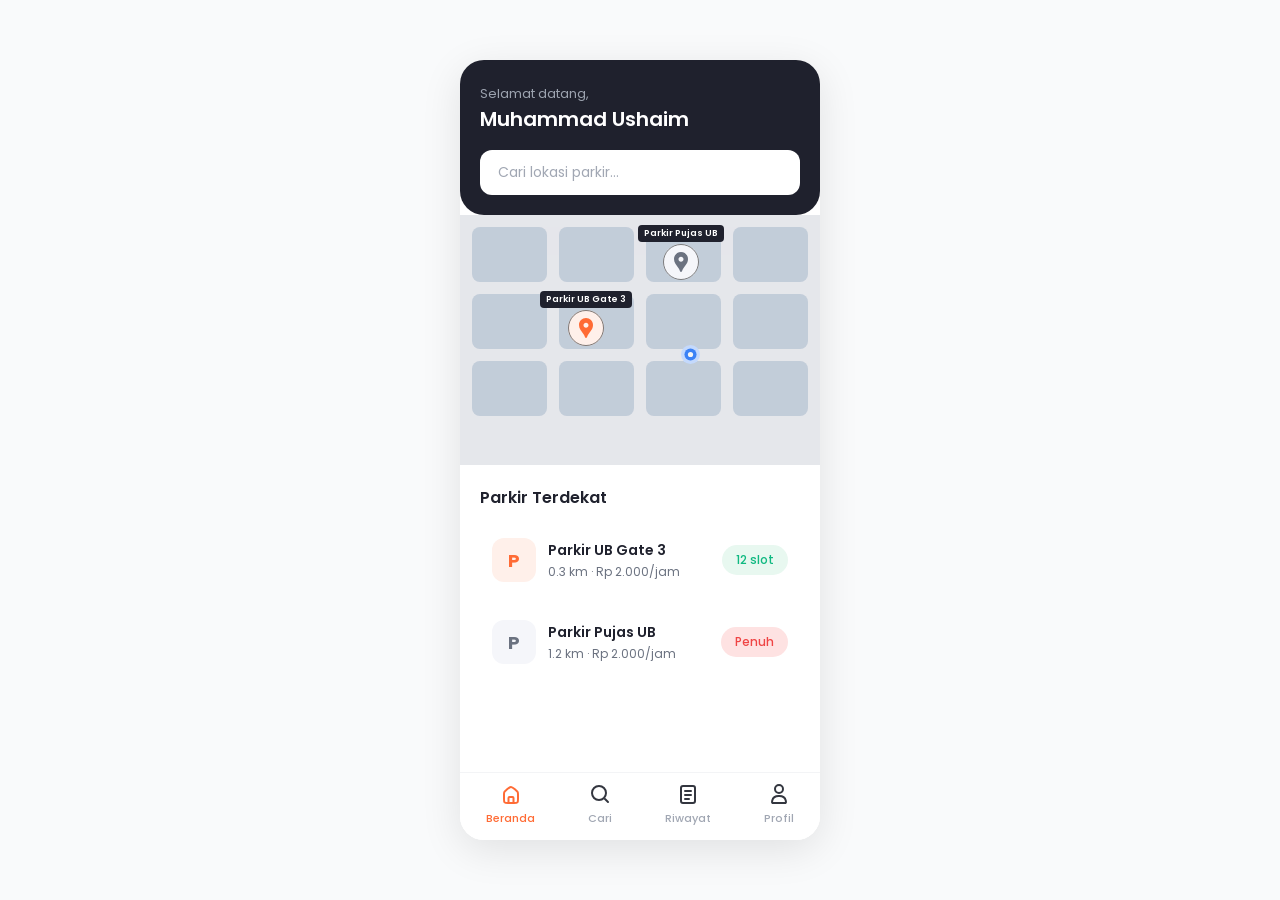
<file: pages/beranda/index.html>
<!DOCTYPE html>
<html lang="id">
<head>
    <meta charset="UTF-8">
    <meta name="viewport" content="width=device-width, initial-scale=1.0">
    <title>ParkIn - Beranda</title>
    <link rel="stylesheet" href="style.css">
    <link rel="preconnect" href="https://fonts.googleapis.com">
    <link rel="preconnect" href="https://fonts.gstatic.com" crossorigin>
    <link href="https://fonts.googleapis.com/css2?family=Poppins:wght@400;500;600;700&display=swap" rel="stylesheet">
</head>
<body>

    <div class="phone-frame">
        
        <header class="header-section">
            <p class="greeting">Selamat datang,</p>
            <h2 class="user-name">Muhammad Ushaim</h2>
            <div class="search-box">
                <input type="text" placeholder="Cari lokasi parkir...">
            </div>
        </header>

        <main class="main-content">
            
            <div class="map-container">
                <div class="map-grid">
                    <div class="map-block"></div>
                    <div class="map-block"></div>
                    <div class="map-block"></div>
                    <div class="map-block"></div>
                    <div class="map-block"></div>
                    <div class="map-block"></div>
                    <div class="map-block"></div>
                    <div class="map-block"></div>
                    <div class="map-block"></div>
                    <div class="map-block"></div>
                    <div class="map-block"></div>
                    <div class="map-block"></div>
                </div>

                <div class="map-marker marker-pujas">
                    <div class="marker-label">Parkir Pujas UB</div>
                    <svg width="36" height="36" viewBox="0 0 36 36" fill="none" xmlns="http://www.w3.org/2000/svg" xmlns:xlink="http://www.w3.org/1999/xlink">
                        <rect width="36" height="36" rx="18" fill="#F5F6FA"/>
                        <rect x="0.5" y="0.5" width="35" height="35" rx="17.5" stroke="black" stroke-opacity="0.5"/>
                        <g clip-path="url(#clip0_4_2)">
                        <rect width="24" height="24" transform="translate(6 6)" fill="#FFF0EA"/>
                        <path d="M30 6H6V30H30V6Z" fill="#F5F6FA"/>
                        <path d="M18 8C14.13 8 11 11.13 11 15C11 16.74 11.5 18.37 12.41 19.84C13.36 21.38 14.61 22.7 15.57 24.24C16.04 24.99 16.38 25.69 16.74 26.5C17 27.05 17.21 28 18 28C18.79 28 19 27.05 19.25 26.5C19.62 25.69 19.95 24.99 20.42 24.24C21.38 22.71 22.63 21.39 23.58 19.84C24.5 18.37 25 16.74 25 15C25 11.13 21.87 8 18 8ZM18 17.75C16.62 17.75 15.5 16.63 15.5 15.25C15.5 13.87 16.62 12.75 18 12.75C19.38 12.75 20.5 13.87 20.5 15.25C20.5 16.63 19.38 17.75 18 17.75Z" fill="#6B7280"/>
                        </g>
                        <defs><clipPath id="clip0_4_2"><rect width="24" height="24" fill="white" transform="translate(6 6)"/></clipPath></defs>
                    </svg>
                </div>

                <div class="map-marker marker-gate3">
                    <div class="marker-label">Parkir UB Gate 3</div>
                    <svg width="36" height="36" viewBox="0 0 36 36" fill="none" xmlns="http://www.w3.org/2000/svg" xmlns:xlink="http://www.w3.org/1999/xlink">
                        <rect width="36" height="36" rx="18" fill="#FFF0EA"/>
                        <rect x="0.5" y="0.5" width="35" height="35" rx="17.5" stroke="black" stroke-opacity="0.5"/>
                        <g clip-path="url(#clip0_181_30)">
                        <rect width="24" height="24" transform="translate(6 6)" fill="#FFF0EA"/>
                        <path d="M18 8C14.13 8 11 11.13 11 15C11 16.74 11.5 18.37 12.41 19.84C13.36 21.38 14.61 22.7 15.57 24.24C16.04 24.99 16.38 25.69 16.74 26.5C17 27.05 17.21 28 18 28C18.79 28 19 27.05 19.25 26.5C19.62 25.69 19.95 24.99 20.42 24.24C21.38 22.71 22.63 21.39 23.58 19.84C24.5 18.37 25 16.74 25 15C25 11.13 21.87 8 18 8ZM18 17.75C16.62 17.75 15.5 16.63 15.5 15.25C15.5 13.87 16.62 12.75 18 12.75C19.38 12.75 20.5 13.87 20.5 15.25C20.5 16.63 19.38 17.75 18 17.75Z" fill="#FF6B35"/>
                        </g>
                        <defs><clipPath id="clip0_181_30"><rect width="24" height="24" fill="white" transform="translate(6 6)"/></clipPath></defs>
                    </svg>
                </div>

                <div class="map-marker marker-current">
                    <svg width="19" height="19" viewBox="0 0 19 19" fill="none" xmlns="http://www.w3.org/2000/svg">
                        <circle cx="9.5" cy="9.5" r="9.5" fill="#C4D9FC"/>
                        <circle cx="9.50029" cy="9.50001" r="6.04545" fill="#3B82F6"/>
                        <circle cx="9.50009" cy="9.50003" r="2.59091" fill="#F5F5F5"/>
                    </svg>
                </div>
            </div>

            <section class="parking-section">
                <h3 class="section-title">Parkir Terdekat</h3>
                
                <div class="parking-list">
                    <div class="parking-card" id="cardGate3">
                        <div class="card-left">
                            <div class="p-icon-bg orange-bg"><span>P</span></div>
                            <div class="card-info">
                                <h4>Parkir UB Gate 3</h4>
                                <p>0.3 km &middot; Rp 2.000/jam</p>
                            </div>
                        </div>
                        <div class="badge badge-available">12 slot</div>
                    </div>

                    <div class="parking-card" id="cardPujas">
                        <div class="card-left">
                            <div class="p-icon-bg gray-bg"><span>P</span></div>
                            <div class="card-info">
                                <h4>Parkir Pujas UB</h4>
                                <p>1.2 km &middot; Rp 2.000/jam</p>
                            </div>
                        </div>
                        <div class="badge badge-full">Penuh</div>
                    </div>
                </div>
            </section>
        </main>

        <nav class="bottom-nav">
            <a href="#" class="nav-item active">
                <svg width="24" height="24" viewBox="0 0 24 24" fill="none" xmlns="http://www.w3.org/2000/svg">
                    <path d="M5 12.7596C5 11.4019 5 10.723 5.27446 10.1262C5.54892 9.52949 6.06437 9.08769 7.09525 8.20407L8.09525 7.34693C9.95857 5.7498 10.8902 4.95123 12 4.95123C13.1098 4.95123 14.0414 5.7498 15.9047 7.34693L16.9047 8.20407C17.9356 9.08769 18.4511 9.52949 18.7255 10.1262C19 10.723 19 11.4019 19 12.7596V17C19 18.8856 19 19.8284 18.4142 20.4142C17.8284 21 16.8856 21 15 21H9C7.11438 21 6.17157 21 5.58579 20.4142C5 19.8284 5 18.8856 5 17V12.7596Z" stroke="#FF6B35" stroke-width="2"/>
                    <path d="M14.5 21V16C14.5 15.4477 14.0523 15 13.5 15H10.5C9.94772 15 9.5 15.4477 9.5 16V21" stroke="#FF6B35" stroke-width="2" stroke-linecap="round" stroke-linejoin="round"/>
                </svg>
                <span>Beranda</span>
            </a>
            <a href="#" class="nav-item">
                <svg width="24" height="24" viewBox="0 0 24 24" fill="none" xmlns="http://www.w3.org/2000/svg">
                    <circle cx="11" cy="11" r="7" stroke="#33363F" stroke-width="2"/>
                    <path d="M20 20L17 17" stroke="#33363F" stroke-width="2" stroke-linecap="round"/>
                </svg>
                <span>Cari</span>
            </a>
            <a href="#" class="nav-item">
                <svg width="24" height="24" viewBox="0 0 24 24" fill="none" xmlns="http://www.w3.org/2000/svg">
                    <rect x="5" y="4" width="14" height="17" rx="2" stroke="#33363F" stroke-width="2"/>
                    <path d="M9 9H15" stroke="#33363F" stroke-width="2" stroke-linecap="round"/>
                    <path d="M9 13H15" stroke="#33363F" stroke-width="2" stroke-linecap="round"/>
                    <path d="M9 17H13" stroke="#33363F" stroke-width="2" stroke-linecap="round"/>
                </svg>
                <span>Riwayat</span>
            </a>
            <a href="#" class="nav-item">
                <svg width="24" height="24" viewBox="0 0 24 24" fill="none" xmlns="http://www.w3.org/2000/svg">
                    <circle cx="12" cy="7" r="4" stroke="#33363F" stroke-width="2" stroke-linecap="round"/>
                    <path d="M5.33788 18.3206C5.99897 15.5269 8.77173 14 11.6426 14H12.3574C15.2283 14 18.001 15.5269 18.6621 18.3206C18.79 18.8611 18.8917 19.4268 18.9489 20.0016C19.0036 20.5512 18.5523 21 18 21H6C5.44772 21 4.99642 20.5512 5.0511 20.0016C5.1083 19.4268 5.20997 18.8611 5.33788 18.3206Z" stroke="#33363F" stroke-width="2" stroke-linecap="round"/>
                </svg>
                <span>Profil</span>
            </a>
        </nav>
    </div>

    <script src="script.js"></script>
</body>
</html>
</file>
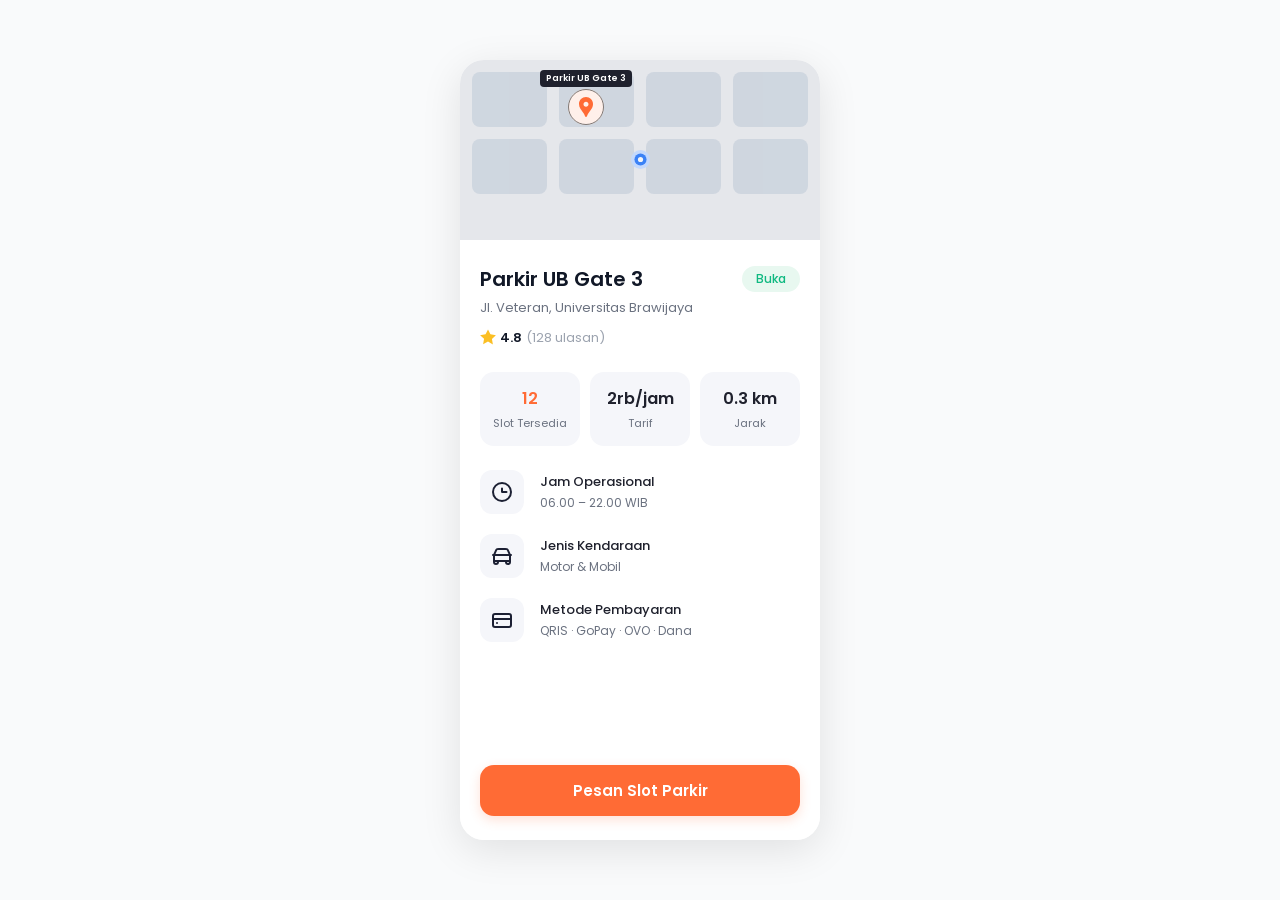
<file: pages/detail-lokasi/index.html>
<!DOCTYPE html>
<html lang="id">
<head>
    <meta charset="UTF-8">
    <meta name="viewport" content="width=device-width, initial-scale=1.0">
    <title>ParkIn - Detail Lokasi</title>
    <link rel="stylesheet" href="style.css">
    <link rel="preconnect" href="https://fonts.googleapis.com">
    <link rel="preconnect" href="https://fonts.gstatic.com" crossorigin>
    <link href="https://fonts.googleapis.com/css2?family=Poppins:wght@400;500;600;700&display=swap" rel="stylesheet">
</head>
<body>

    <div class="phone-frame">
        
        <div class="scrollable-content">
            
            <div class="map-preview-container">
                <div class="map-grid">
                    <div class="map-block"></div>
                    <div class="map-block"></div>
                    <div class="map-block"></div>
                    <div class="map-block"></div>
                    <div class="map-block"></div>
                    <div class="map-block"></div>
                    <div class="map-block"></div>
                    <div class="map-block"></div>
                </div>

                <div class="map-marker marker-gate3">
                    <div class="marker-label">Parkir UB Gate 3</div>
                    <svg width="36" height="36" viewBox="0 0 36 36" fill="none" xmlns="http://www.w3.org/2000/svg">
                        <rect width="36" height="36" rx="18" fill="#FFF0EA"/>
                        <rect x="0.5" y="0.5" width="35" height="35" rx="17.5" stroke="black" stroke-opacity="0.5"/>
                        <g clip-path="url(#clip0_181_30)">
                        <rect width="24" height="24" transform="translate(6 6)" fill="#FFF0EA"/>
                        <path d="M18 8C14.13 8 11 11.13 11 15C11 16.74 11.5 18.37 12.41 19.84C13.36 21.38 14.61 22.7 15.57 24.24C16.04 24.99 16.38 25.69 16.74 26.5C17 27.05 17.21 28 18 28C18.79 28 19 27.05 19.25 26.5C19.62 25.69 19.95 24.99 20.42 24.24C21.38 22.71 22.63 21.39 23.58 19.84C24.5 18.37 25 16.74 25 15C25 11.13 21.87 8 18 8ZM18 17.75C16.62 17.75 15.5 16.63 15.5 15.25C15.5 13.87 16.62 12.75 18 12.75C19.38 12.75 20.5 13.87 20.5 15.25C20.5 16.63 19.38 17.75 18 17.75Z" fill="#FF6B35"/>
                        </g>
                    </svg>
                </div>

                <div class="map-marker marker-current">
                    <svg width="19" height="19" viewBox="0 0 19 19" fill="none" xmlns="http://www.w3.org/2000/svg">
                        <circle cx="9.5" cy="9.5" r="9.5" fill="#C4D9FC"/>
                        <circle cx="9.50029" cy="9.50001" r="6.04545" fill="#3B82F6"/>
                        <circle cx="9.50009" cy="9.50003" r="2.59091" fill="#F5F5F5"/>
                    </svg>
                </div>
            </div>

            <section class="main-info-section">
                <div class="title-row">
                    <h1 class="parking-title">Parkir UB Gate 3</h1>
                    <span class="status-badge">Buka</span>
                </div>
                <p class="parking-address">Jl. Veteran, Universitas Brawijaya</p>
                
                <div class="rating-row">
                    <svg class="star-icon" width="16" height="16" viewBox="0 0 24 24" fill="#FBBF24">
                        <path d="M12 .587l3.668 7.431 8.2 1.192-5.934 5.784 1.4 8.168L12 18.896l-7.334 3.857 1.4-8.168L.132 9.21l8.2-1.192z"/>
                    </svg>
                    <span class="rating-score">4.8</span>
                    <span class="rating-count">(128 ulasan)</span>
                </div>

                <div class="highlights-grid">
                    <div class="highlight-card">
                        <span class="highlight-value orange-text">12</span>
                        <span class="highlight-label">Slot Tersedia</span>
                    </div>
                    <div class="highlight-card">
                        <span class="highlight-value">2rb/jam</span>
                        <span class="highlight-label">Tarif</span>
                    </div>
                    <div class="highlight-card">
                        <span class="highlight-value">0.3 km</span>
                        <span class="highlight-label">Jarak</span>
                    </div>
                </div>

                <div class="details-list">
                    <div class="detail-item">
                        <div class="icon-wrapper">
                            <svg width="24" height="24" viewBox="0 0 24 24" fill="none" xmlns="http://www.w3.org/2000/svg">
                                <circle cx="12" cy="12" r="9" stroke="#1C2033" stroke-width="2"/>
                                <path d="M16.5 12H12.25C12.1119 12 12 11.8881 12 11.75V8.5" stroke="#1C2033" stroke-width="2" stroke-linecap="round"/>
                            </svg>
                        </div>
                        <div class="detail-text">
                            <h3>Jam Operasional</h3>
                            <p>06.00 – 22.00 WIB</p>
                        </div>
                    </div>

                    <div class="detail-item">
                        <div class="icon-wrapper">
                            <svg width="24" height="24" viewBox="0 0 24 24" fill="none" xmlns="http://www.w3.org/2000/svg">
                                <path d="M3 11H4.04548M4.04548 11H19.9545M4.04548 11C4.05661 10.9485 4.06977 10.8975 4.08496 10.8471C4.12122 10.7268 4.17242 10.6111 4.27539 10.3795L5.82165 6.90039C6.12737 6.21253 6.28048 5.8684 6.5221 5.61621C6.73568 5.39329 6.99764 5.223 7.28809 5.11837C7.61667 5 7.99336 5 8.74609 5H15.2536C16.0063 5 16.3833 5 16.7119 5.11837C17.0024 5.223 17.264 5.39329 17.4775 5.61621C17.719 5.86823 17.8718 6.21208 18.1771 6.899L19.7296 10.3921C19.8289 10.6154 19.8794 10.729 19.915 10.8471C19.9301 10.8975 19.9433 10.9485 19.9545 11M4.04548 11C4.03302 11.0576 4.0231 11.1158 4.01572 11.1743C4 11.299 4 11.4257 4 11.6792V17M19.9545 11H21M19.9545 11C19.967 11.0576 19.977 11.1158 19.9844 11.1743C20 11.2982 20 11.4242 20 11.6746V17.0001M20 17.0001L16 17.0001M20 17.0001V17.9999C20 19.1045 19.1046 20 18 20C16.8954 20 16 19.1046 16 18V17.0001M4 17H8L16 17.0001M8 17V18C8 19.1046 7.10457 20 6 20C4.89543 20 4 19.1046 4 18V17" stroke="#1C2033" stroke-width="2" stroke-linecap="round" stroke-linejoin="round"/>
                            </svg>
                        </div>
                        <div class="detail-text">
                            <h3>Jenis Kendaraan</h3>
                            <p>Motor & Mobil</p>
                        </div>
                    </div>

                    <div class="detail-item">
                        <div class="icon-wrapper">
                            <svg width="24" height="24" viewBox="0 0 24 24" fill="none" xmlns="http://www.w3.org/2000/svg">
                                <rect x="3" y="6" width="18" height="13" rx="2" stroke="#1C2033" stroke-width="2"/>
                                <path d="M7 15H7.01" stroke="#1C2033" stroke-width="2" stroke-linecap="round"/>
                                <path d="M4 11H21" stroke="#1C2033" stroke-width="2" stroke-linecap="round"/>
                            </svg>
                        </div>
                        <div class="detail-text">
                            <h3>Metode Pembayaran</h3>
                            <p>QRIS &middot; GoPay &middot; OVO &middot; Dana</p>
                        </div>
                    </div>
                </div>
            </section>
        </div>

        <div class="footer-action-container">
            <button class="btn-primary-action" id="btnPesan">Pesan Slot Parkir</button>
        </div>
    </div>

    <script src="script.js"></script>
</body>
</html>
</file>
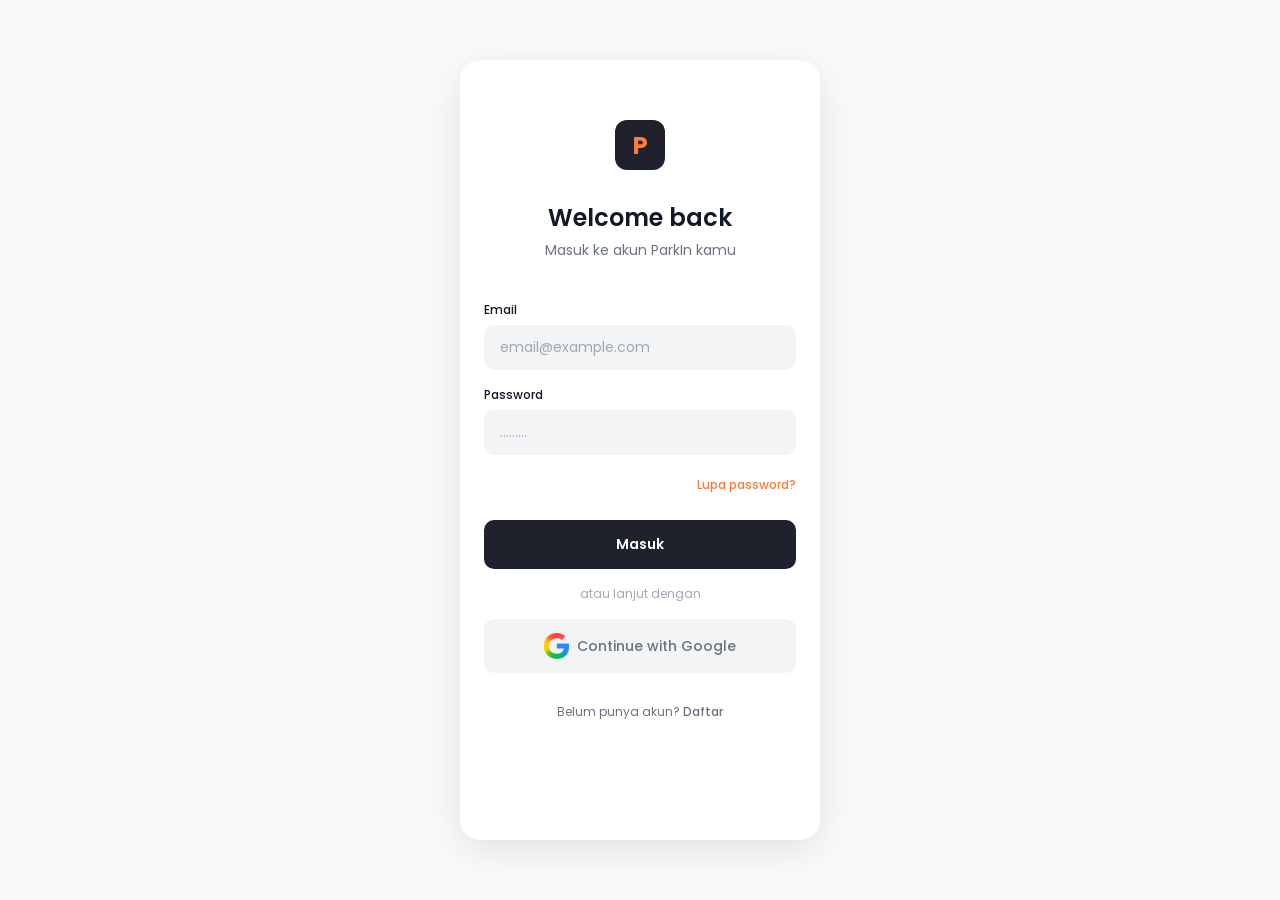
<file: pages/login/index.html>
<!DOCTYPE html>
<html lang="id">
<head>
    <meta charset="UTF-8">
    <meta name="viewport" content="width=device-width, initial-scale=1.0">
    <title>ParkIn - Selamat Datang</title>
    <link rel="stylesheet" href="style.css">
    <link rel="preconnect" href="https://fonts.googleapis.com">
    <link rel="preconnect" href="https://fonts.gstatic.com" crossorigin>
    <link href="https://fonts.googleapis.com/css2?family=Poppins:wght@400;500;600&display=swap" rel="stylesheet">
</head>
<body>

    <div class="phone-frame">
        <main class="login-container">
            
            <div class="logo-area">
                <div class="logo-box">
                    <span class="logo-text">P</span>
                </div>
            </div>

            <div class="title-area">
                <h1 class="welcome-title">Welcome back</h1>
                <p class="subtitle">Masuk ke akun ParkIn kamu</p>
            </div>

            <div class="form-group">
                <label for="email">Email</label>
                <input type="email" id="email" placeholder="email@example.com">
            </div>

            <div class="form-group">
                <label for="password">Password</label>
                <input type="password" id="password" placeholder=".........">
            </div>

            <div class="forgot-password-container">
                <a href="#" class="forgot-password-link">Lupa password?</a>
            </div>

            <button class="btn-primary" id="masukButton">Masuk</button>

            <div class="separator">
                <p>atau lanjut dengan</p>
            </div>

            <button class="btn-google" id="googleButton">
                <span class="google-icon">
                    <svg width="25" height="26" viewBox="0 0 25 26" fill="none" xmlns="http://www.w3.org/2000/svg" xmlns:xlink="http://www.w3.org/1999/xlink">
                    <rect width="25" height="26" fill="url(#pattern0_37_13)"/>
                    <defs>
                    <pattern id="pattern0_37_13" patternContentUnits="objectBoundingBox" width="1" height="1">
                    <use xlink:href="#image0_37_13" transform="matrix(0.0040625 0 0 0.00390625 -0.0078125 0)"/>
                    </pattern>
                    <image id="image0_37_13" width="250" height="256" preserveAspectRatio="none" xlink:href="[data-uri]"/>
                    </defs>
                    </svg>
                </span>
                <span class="google-text">Continue with Google</span>
            </button>
            
            <div class="footer-register">
                <p>Belum punya akun? <a href="#" class="register-link">Daftar</a></p>
            </div>

        </main>
    </div>

    <script src="script.js"></script>
</body>
</html>
</file>
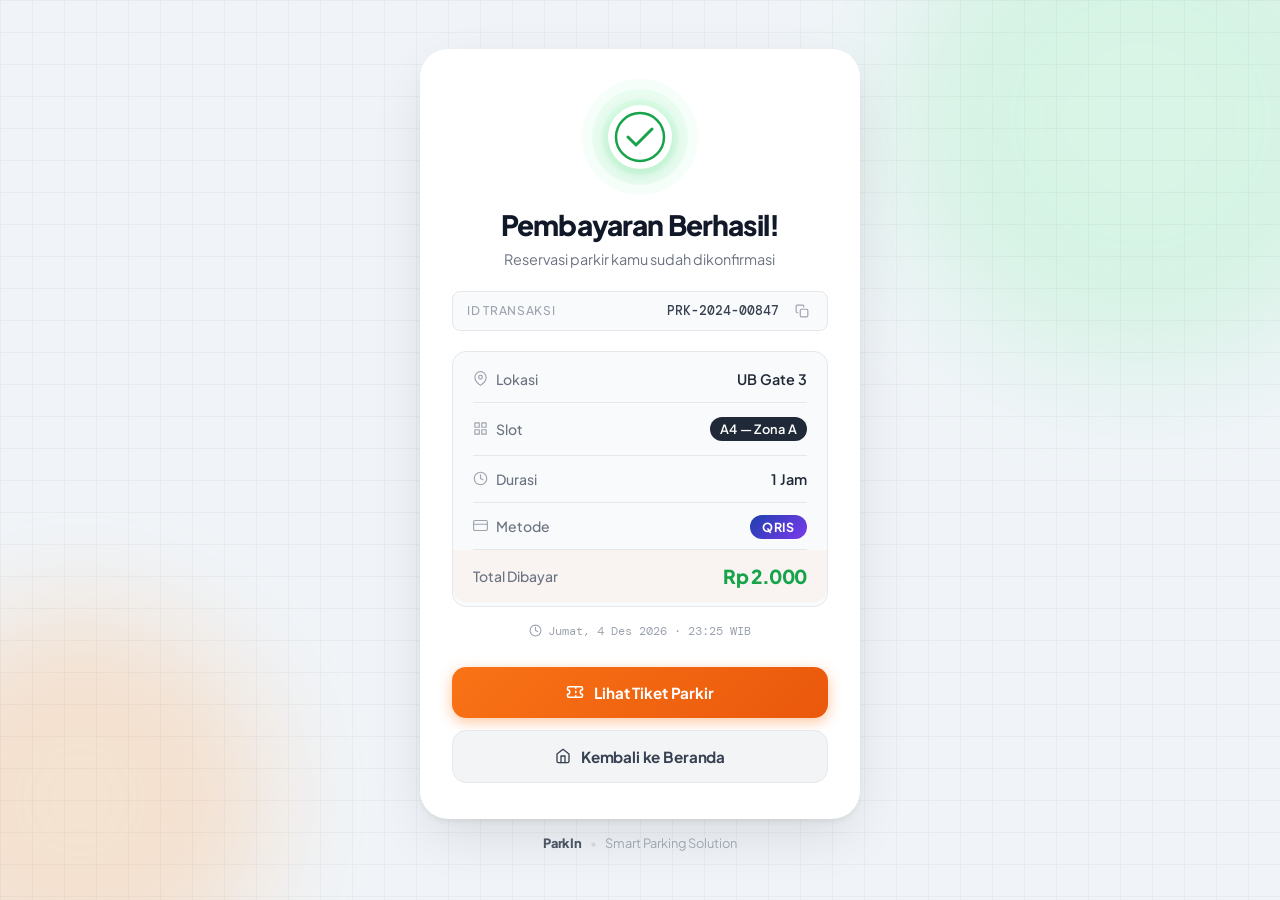
<file: pages/pembayaran-berhasil/index.html>
<!DOCTYPE html>
<html lang="id">
<head>
  <meta charset="UTF-8" />
  <meta name="viewport" content="width=device-width, initial-scale=1.0" />
  <title>Pembayaran Berhasil — ParkIn</title>
  <link rel="preconnect" href="https://fonts.googleapis.com" />
  <link rel="preconnect" href="https://fonts.gstatic.com" crossorigin />
  <link href="https://fonts.googleapis.com/css2?family=Plus+Jakarta+Sans:wght@400;500;600;700;800&family=DM+Mono:wght@400;500&display=swap" rel="stylesheet" />
  <link rel="stylesheet" href="style.css" />
</head>
<body>

  <!-- Background decorations -->
  <div class="bg-decoration">
    <div class="bg-circle bg-circle--1"></div>
    <div class="bg-circle bg-circle--2"></div>
    <div class="bg-grid"></div>
  </div>

  <main class="page-wrapper">
    <div class="card" id="mainCard">

      <!-- Success Icon -->
      <div class="success-icon-wrapper">
        <div class="success-ring success-ring--3"></div>
        <div class="success-ring success-ring--2"></div>
        <div class="success-ring success-ring--1"></div>
        <div class="success-icon">
          <svg class="checkmark" viewBox="0 0 52 52" fill="none" xmlns="http://www.w3.org/2000/svg">
            <circle class="checkmark__circle" cx="26" cy="26" r="24" stroke="#16a34a" stroke-width="2.5"/>
            <polyline class="checkmark__check" points="14,26 22,34 38,18" stroke="#16a34a" stroke-width="3" stroke-linecap="round" stroke-linejoin="round"/>
          </svg>
        </div>
      </div>

      <!-- Header -->
      <div class="header">
        <h1 class="title">Pembayaran Berhasil!</h1>
        <p class="subtitle">Reservasi parkir kamu sudah dikonfirmasi</p>
      </div>

      <!-- Transaction ID -->
      <div class="transaction-badge">
        <span class="transaction-label">ID Transaksi</span>
        <span class="transaction-id" id="transactionId">PRK-2024-00847</span>
        <button class="copy-btn" id="copyBtn" title="Salin ID">
          <svg width="14" height="14" viewBox="0 0 24 24" fill="none" stroke="currentColor" stroke-width="2" stroke-linecap="round" stroke-linejoin="round">
            <rect x="9" y="9" width="13" height="13" rx="2" ry="2"></rect>
            <path d="M5 15H4a2 2 0 0 1-2-2V4a2 2 0 0 1 2-2h9a2 2 0 0 1 2 2v1"></path>
          </svg>
        </button>
      </div>

      <!-- Detail Table -->
      <div class="detail-card">
        <div class="detail-row">
          <span class="detail-label">
            <svg class="detail-icon" viewBox="0 0 24 24" fill="none" stroke="currentColor" stroke-width="1.8" stroke-linecap="round" stroke-linejoin="round">
              <path d="M21 10c0 7-9 13-9 13s-9-6-9-13a9 9 0 0 1 18 0z"></path>
              <circle cx="12" cy="10" r="3"></circle>
            </svg>
            Lokasi
          </span>
          <span class="detail-value">UB Gate 3</span>
        </div>

        <div class="detail-divider"></div>

        <div class="detail-row">
          <span class="detail-label">
            <svg class="detail-icon" viewBox="0 0 24 24" fill="none" stroke="currentColor" stroke-width="1.8" stroke-linecap="round" stroke-linejoin="round">
              <rect x="3" y="3" width="7" height="7"></rect>
              <rect x="14" y="3" width="7" height="7"></rect>
              <rect x="14" y="14" width="7" height="7"></rect>
              <rect x="3" y="14" width="7" height="7"></rect>
            </svg>
            Slot
          </span>
          <span class="detail-value slot-badge">A4 — Zona A</span>
        </div>

        <div class="detail-divider"></div>

        <div class="detail-row">
          <span class="detail-label">
            <svg class="detail-icon" viewBox="0 0 24 24" fill="none" stroke="currentColor" stroke-width="1.8" stroke-linecap="round" stroke-linejoin="round">
              <circle cx="12" cy="12" r="10"></circle>
              <polyline points="12 6 12 12 16 14"></polyline>
            </svg>
            Durasi
          </span>
          <span class="detail-value">1 Jam</span>
        </div>

        <div class="detail-divider"></div>

        <div class="detail-row">
          <span class="detail-label">
            <svg class="detail-icon" viewBox="0 0 24 24" fill="none" stroke="currentColor" stroke-width="1.8" stroke-linecap="round" stroke-linejoin="round">
              <rect x="1" y="4" width="22" height="16" rx="2" ry="2"></rect>
              <line x1="1" y1="10" x2="23" y2="10"></line>
            </svg>
            Metode
          </span>
          <span class="detail-value">
            <span class="qris-badge">QRIS</span>
          </span>
        </div>

        <div class="detail-divider"></div>

        <div class="detail-row detail-row--total">
          <span class="detail-label">Total Dibayar</span>
          <span class="detail-value total-amount">Rp 2.000</span>
        </div>
      </div>

      <!-- Timestamp -->
      <div class="timestamp">
        <svg width="13" height="13" viewBox="0 0 24 24" fill="none" stroke="currentColor" stroke-width="2" stroke-linecap="round" stroke-linejoin="round">
          <circle cx="12" cy="12" r="10"></circle>
          <polyline points="12 6 12 12 16 14"></polyline>
        </svg>
        <span id="currentTime"></span>
      </div>

      <!-- Actions -->
      <div class="actions">
        <button class="btn btn--primary" id="tiketBtn">
          <svg width="18" height="18" viewBox="0 0 24 24" fill="none" stroke="currentColor" stroke-width="2" stroke-linecap="round" stroke-linejoin="round">
            <path d="M2 9a3 3 0 0 1 0 6v2a2 2 0 0 0 2 2h16a2 2 0 0 0 2-2v-2a3 3 0 0 1 0-6V7a2 2 0 0 0-2-2H4a2 2 0 0 0-2 2Z"></path>
            <path d="M13 5v2"></path>
            <path d="M13 17v2"></path>
            <path d="M13 11v2"></path>
          </svg>
          Lihat Tiket Parkir
        </button>
        <button class="btn btn--secondary" id="berandaBtn">
          <svg width="16" height="16" viewBox="0 0 24 24" fill="none" stroke="currentColor" stroke-width="2" stroke-linecap="round" stroke-linejoin="round">
            <path d="m3 9 9-7 9 7v11a2 2 0 0 1-2 2H5a2 2 0 0 1-2-2z"></path>
            <polyline points="9 22 9 12 15 12 15 22"></polyline>
          </svg>
          Kembali ke Beranda
        </button>
      </div>

    </div>

    <!-- Brand footer -->
    <div class="brand-footer">
      <span class="brand-name">ParkIn</span>
      <span class="brand-dot">•</span>
      <span class="brand-tagline">Smart Parking Solution</span>
    </div>
  </main>

  <!-- Toast Notification -->
  <div class="toast" id="toast">
    <svg width="16" height="16" viewBox="0 0 24 24" fill="none" stroke="currentColor" stroke-width="2.5" stroke-linecap="round" stroke-linejoin="round">
      <polyline points="20 6 9 17 4 12"></polyline>
    </svg>
    ID Transaksi disalin!
  </div>

  <script src="script.js"></script>
</body>
</html>
</file>
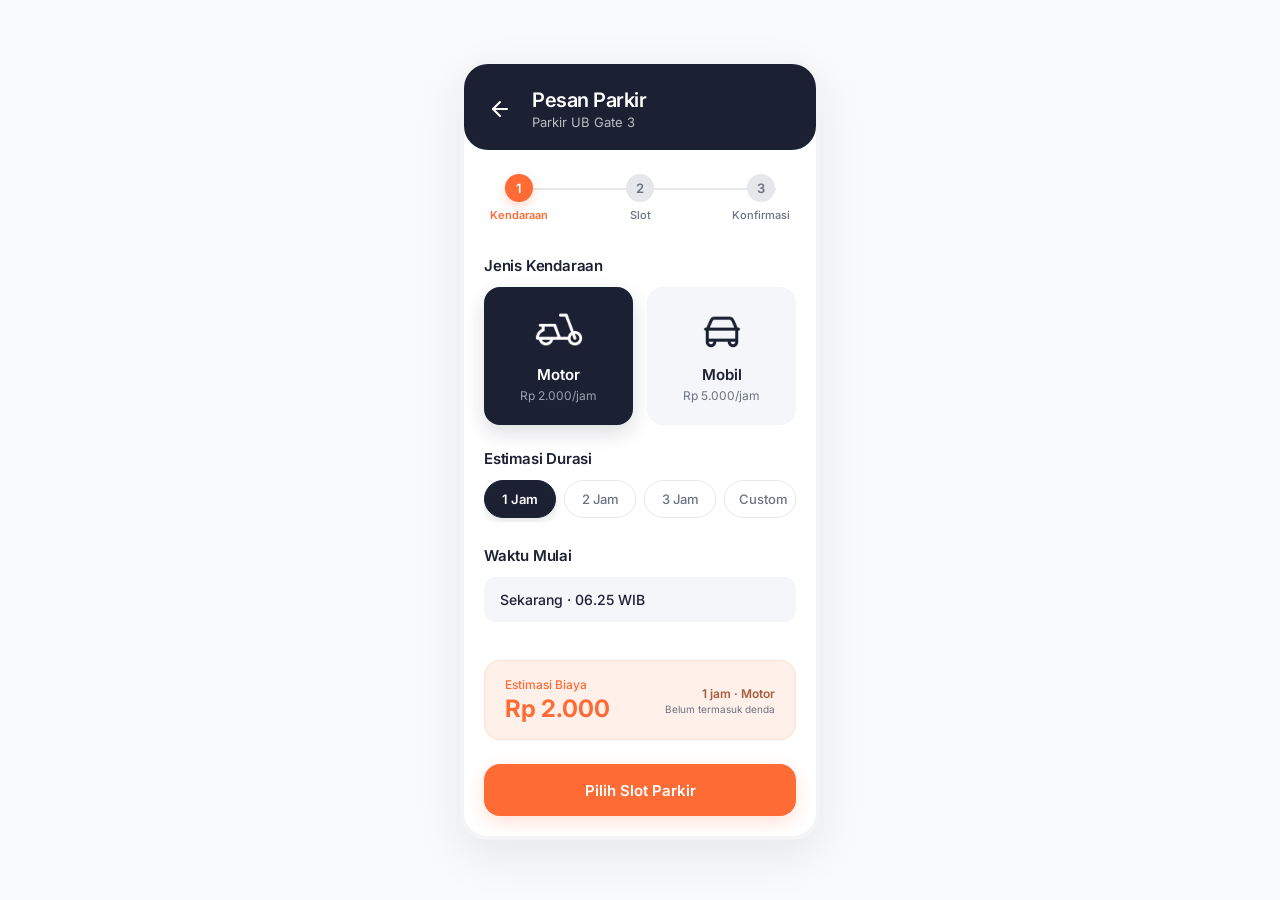
<file: pages/pilih-kendaraan/index.html>
<!DOCTYPE html>
<html lang="id">
<head>
    <meta charset="UTF-8">
    <meta name="viewport" content="width=device-width, initial-scale=1.0">
    <title>ParkIn - Pilih Kendaraan</title>
    <link rel="stylesheet" href="style.css">
    <link rel="preconnect" href="https://fonts.googleapis.com">
    <link rel="preconnect" href="https://fonts.gstatic.com" crossorigin>
    <!-- Importing Inter as requested by the design system, and Poppins for overall app consistency -->
    <link href="https://fonts.googleapis.com/css2?family=Inter:wght@400;500;600;700&family=Poppins:wght@400;500;600;700&display=swap" rel="stylesheet">
</head>
<body>

    <div class="phone-frame">
        
        <!-- Header Section -->
        <header class="header-section">
            <button class="btn-back" id="btnBack">
                <svg width="24" height="24" viewBox="0 0 24 24" fill="none" xmlns="http://www.w3.org/2000/svg">
                    <path d="M19 12H5" stroke="white" stroke-width="2" stroke-linecap="round" stroke-linejoin="round"/>
                    <path d="M12 19L5 12L12 5" stroke="white" stroke-width="2" stroke-linecap="round" stroke-linejoin="round"/>
                </svg>
            </button>
            <div class="header-titles">
                <h1 class="header-title">Pesan Parkir</h1>
                <p class="header-subtitle">Parkir UB Gate 3</p>
            </div>
        </header>

        <!-- Main Content -->
        <main class="main-content">
            
            <!-- Progress Steps Indicator -->
            <div class="steps-container">
                <div class="step-line"></div>
                <div class="step-item active">
                    <div class="step-circle">1</div>
                    <span class="step-label">Kendaraan</span>
                </div>
                <div class="step-item">
                    <div class="step-circle">2</div>
                    <span class="step-label">Slot</span>
                </div>
                <div class="step-item">
                    <div class="step-circle">3</div>
                    <span class="step-label">Konfirmasi</span>
                </div>
            </div>

            <!-- Vehicle Selection (Jenis Kendaraan) -->
            <section class="section-group">
                <h3 class="section-title">Jenis Kendaraan</h3>
                <div class="vehicle-grid">
                    <!-- Motor Card (Active by default) -->
                    <div class="vehicle-card active" id="cardMotor" data-type="motor" data-rate="2000" data-name="Motor">
                        <img src="../../assets/icons/icon_Motorcycle.png" alt="Motor Icon" class="vehicle-icon">
                        <span class="vehicle-name">Motor</span>
                        <span class="vehicle-rate">Rp 2.000/jam</span>
                    </div>
                    <!-- Mobil Card -->
                    <div class="vehicle-card" id="cardMobil" data-type="mobil" data-rate="5000" data-name="Mobil">
                        <img src="../../assets/icons/icon_Car.png" alt="Mobil Icon" class="vehicle-icon">
                        <span class="vehicle-name">Mobil</span>
                        <span class="vehicle-rate">Rp 5.000/jam</span>
                    </div>
                </div>
            </section>

            <!-- Duration Estimation (Estimasi Durasi) -->
            <section class="section-group">
                <h3 class="section-title">Estimasi Durasi</h3>
                <div class="duration-row">
                    <button class="duration-btn active" data-hours="1">1 Jam</button>
                    <button class="duration-btn" data-hours="2">2 Jam</button>
                    <button class="duration-btn" data-hours="3">3 Jam</button>
                    <button class="duration-btn" id="btnCustom" data-hours="custom">Custom</button>
                </div>
                <!-- Inline custom input field shown when Custom is active -->
                <div class="custom-input-container" id="customInputWrapper" style="display: none;">
                    <input type="number" id="inputCustomHours" min="1" max="24" placeholder="Masukkan jam (contoh: 5)" class="custom-hours-input">
                    <span class="input-suffix">Jam</span>
                </div>
            </section>

            <!-- Start Time (Waktu Mulai) -->
            <section class="section-group">
                <h3 class="section-title">Waktu Mulai</h3>
                <div class="start-time-box">
                    <span id="startTimeText">Sekarang · 09.30 WIB</span>
                </div>
            </section>

            <!-- Cost Summary Box -->
            <div class="cost-summary-card">
                <div class="cost-details-left">
                    <span class="cost-label">Estimasi Biaya</span>
                    <span class="cost-value" id="costValueText">Rp 2.000</span>
                </div>
                <div class="cost-details-right">
                    <span class="summary-meta" id="summaryMetaText">1 jam · Motor</span>
                    <span class="summary-subtext">Belum termasuk denda</span>
                </div>
            </div>

        </main>

        <!-- Footer Button Container -->
        <div class="footer-container">
            <button class="btn-primary-action" id="btnNext">Pilih Slot Parkir</button>
        </div>

    </div>

    <script src="script.js"></script>
</body>
</html>
</file>
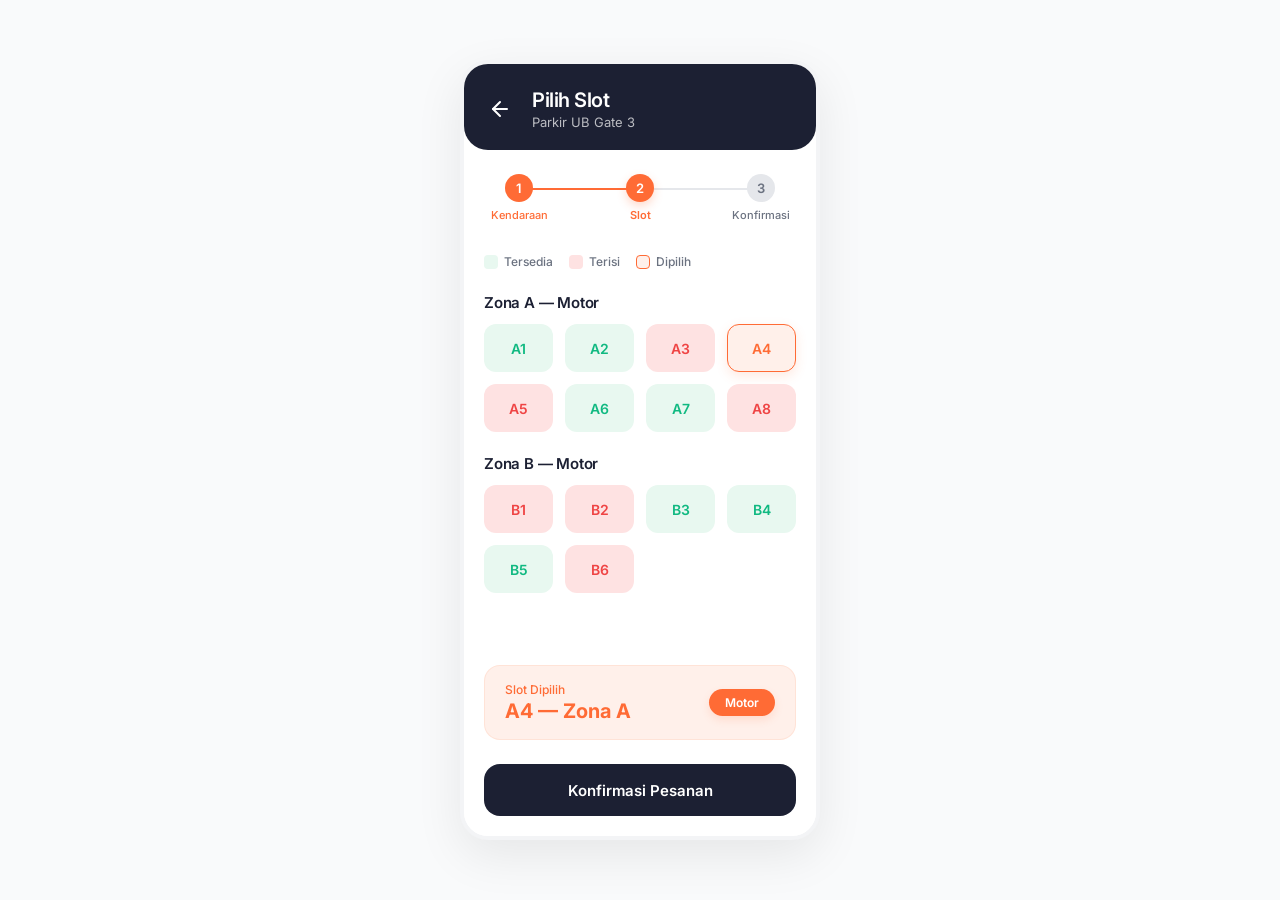
<file: pages/pilih-slot/index.html>
<!DOCTYPE html>
<html lang="id">
<head>
    <meta charset="UTF-8">
    <meta name="viewport" content="width=device-width, initial-scale=1.0">
    <title>ParkIn - Pilih Slot</title>
    <link rel="stylesheet" href="style.css">
    <link rel="preconnect" href="https://fonts.googleapis.com">
    <link rel="preconnect" href="https://fonts.gstatic.com" crossorigin>
    <link href="https://fonts.googleapis.com/css2?family=Inter:wght@400;500;600;700&family=Poppins:wght@400;500;600;700&display=swap" rel="stylesheet">
</head>
<body>

    <div class="phone-frame">
        
        <!-- Header Section -->
        <header class="header-section">
            <button class="btn-back" id="btnBack">
                <svg width="24" height="24" viewBox="0 0 24 24" fill="none" xmlns="http://www.w3.org/2000/svg">
                    <path d="M19 12H5" stroke="white" stroke-width="2" stroke-linecap="round" stroke-linejoin="round"/>
                    <path d="M12 19L5 12L12 5" stroke="white" stroke-width="2" stroke-linecap="round" stroke-linejoin="round"/>
                </svg>
            </button>
            <div class="header-titles">
                <h1 class="header-title">Pilih Slot</h1>
                <p class="header-subtitle">Parkir UB Gate 3</p>
            </div>
        </header>

        <!-- Main Content -->
        <main class="main-content">
            
            <!-- Progress Steps Indicator -->
            <div class="steps-container">
                <!-- Line background colored orange between 1 and 2, grey between 2 and 3 -->
                <div class="step-line step-line-left active"></div>
                <div class="step-line step-line-right"></div>
                
                <div class="step-item completed">
                    <div class="step-circle">1</div>
                    <span class="step-label">Kendaraan</span>
                </div>
                <div class="step-item active">
                    <div class="step-circle">2</div>
                    <span class="step-label">Slot</span>
                </div>
                <div class="step-item">
                    <div class="step-circle">3</div>
                    <span class="step-label">Konfirmasi</span>
                </div>
            </div>

            <!-- Legend Bar -->
            <div class="legend-bar">
                <div class="legend-item">
                    <div class="legend-color available"></div>
                    <span class="legend-label">Tersedia</span>
                </div>
                <div class="legend-item">
                    <div class="legend-color occupied"></div>
                    <span class="legend-label">Terisi</span>
                </div>
                <div class="legend-item">
                    <div class="legend-color selected"></div>
                    <span class="legend-label">Dipilih</span>
                </div>
            </div>

            <!-- Zona A Slots Grid -->
            <section class="section-group">
                <h3 class="section-title" id="titleZonaA">Zona A — Motor</h3>
                <div class="slots-grid">
                    <!-- Statuses: available (Tersedia), occupied (Terisi), selected (Dipilih) -->
                    <button class="slot-btn available" data-slot="A1" data-zone="Zona A">A1</button>
                    <button class="slot-btn available" data-slot="A2" data-zone="Zona A">A2</button>
                    <button class="slot-btn occupied" data-slot="A3" data-zone="Zona A" disabled>A3</button>
                    <button class="slot-btn selected" data-slot="A4" data-zone="Zona A">A4</button>
                    
                    <button class="slot-btn occupied" data-slot="A5" data-zone="Zona A" disabled>A5</button>
                    <button class="slot-btn available" data-slot="A6" data-zone="Zona A">A6</button>
                    <button class="slot-btn available" data-slot="A7" data-zone="Zona A">A7</button>
                    <button class="slot-btn occupied" data-slot="A8" data-zone="Zona A" disabled>A8</button>
                </div>
            </section>

            <!-- Zona B Slots Grid -->
            <section class="section-group">
                <h3 class="section-title" id="titleZonaB">Zona B — Motor</h3>
                <div class="slots-grid">
                    <button class="slot-btn occupied" data-slot="B1" data-zone="Zona B" disabled>B1</button>
                    <button class="slot-btn occupied" data-slot="B2" data-zone="Zona B" disabled>B2</button>
                    <button class="slot-btn available" data-slot="B3" data-zone="Zona B">B3</button>
                    <button class="slot-btn available" data-slot="B4" data-zone="Zona B">B4</button>
                    
                    <button class="slot-btn available" data-slot="B5" data-zone="Zona B">B5</button>
                    <button class="slot-btn occupied" data-slot="B6" data-zone="Zona B" disabled>B6</button>
                </div>
            </section>

            <!-- Selected Slot Banner (Bottom Display) -->
            <div class="selected-slot-card">
                <div class="slot-details-left">
                    <span class="slot-details-label">Slot Dipilih</span>
                    <span class="slot-details-value" id="selectedSlotNameText">A4 — Zona A</span>
                </div>
                <div class="slot-details-right">
                    <span class="vehicle-badge" id="selectedVehicleBadge">Motor</span>
                </div>
            </div>

        </main>

        <!-- Footer Button Container -->
        <div class="footer-container">
            <button class="btn-primary-action" id="btnConfirm">Konfirmasi Pesanan</button>
        </div>

    </div>

    <script src="script.js"></script>
</body>
</html>
</file>
<file: pages/beranda/style.css>
* {
    margin: 0;
    padding: 0;
    box-sizing: border-box;
    font-family: 'Poppins', sans-serif;
}

body {
    display: flex;
    justify-content: center;
    align-items: center;
    min-height: 100vh;
    background-color: #F9FAFB;
}

.phone-frame {
    width: 360px;
    height: 780px;
    background-color: #FFFFFF;
    border-radius: 24px;
    box-shadow: 0px 10px 40px rgba(0, 0, 0, 0.1);
    position: relative;
    display: flex;
    flex-direction: column;
    overflow: hidden;
}

.header-section {
    background-color: #1F212D;
    padding: 24px 20px 20px 20px;
    border-bottom-left-radius: 24px;
    border-bottom-right-radius: 24px;
    z-index: 10;
}
.greeting {
    color: #9CA3AF;
    font-size: 13px;
}
.user-name {
    color: #FFFFFF;
    font-size: 20px;
    font-weight: 600;
    margin-bottom: 16px;
}
.search-box input {
    width: 100%;
    padding: 12px 18px;
    border-radius: 12px;
    border: none;
    font-size: 14px;
    color: #1F212D;
    background-color: #FFFFFF;
}
.search-box input::placeholder {
    color: #A1A7B3;
}

.main-content {
    flex: 1;
    overflow-y: auto;
    padding-bottom: 80px; 
    background-color: #FFFFFF;
}

.map-container {
    width: 100%;
    height: 250px;
    background-color: #E5E7EB; 
    position: relative;
    overflow: hidden;
}
.map-grid {
    display: grid;
    grid-template-columns: repeat(4, 1fr);
    gap: 12px;
    padding: 12px;
    opacity: 0.8;
}
.map-block {
    background-color: #BAC7D5; 
    height: 55px;
    border-radius: 8px;
}

.map-marker {
    position: absolute;
    display: flex;
    flex-direction: column;
    align-items: center;
    cursor: pointer;
}
.marker-label {
    background-color: #1F212D;
    color: #FFFFFF;
    font-size: 9px;
    font-weight: 600;
    padding: 2px 6px;
    border-radius: 4px;
    margin-bottom: 2px;
    white-space: nowrap;
}
.marker-pujas {
    top: 10px;
    right: 96px;
}
.marker-gate3 {
    top: 76px;
    left: 80px;
}
.marker-current {
    top: 130px;
    right: 120px;
}

.parking-section {
    padding: 20px;
}
.section-title {
    font-size: 16px;
    font-weight: 600;
    color: #1F212D;
    margin-bottom: 16px;
}
.parking-list {
    display: flex;
    flex-direction: column;
    gap: 14px;
}
.parking-card {
    display: flex;
    justify-content: space-between;
    align-items: center;
    padding: 12px;
    border-radius: 14px;
    background-color: #FFFFFF;
    cursor: pointer;
    transition: transform 0.2s;
}
.parking-card:active {
    transform: scale(0.98);
}
.card-left {
    display: flex;
    align-items: center;
    gap: 12px;
}
.p-icon-bg {
    width: 44px;
    height: 44px;
    border-radius: 12px;
    display: flex;
    justify-content: center;
    align-items: center;
}
.p-icon-bg span {
    font-weight: 700;
    font-size: 18px;
}
.orange-bg {
    background-color: #FFF0EA;
    color: #FF6B35;
}
.gray-bg {
    background-color: #F5F6FA;
    color: #6B7280;
}
.card-info h4 {
    font-size: 14px;
    font-weight: 600;
    color: #1F212D;
}
.card-info p {
    font-size: 12px;
    color: #6B7280;
    margin-top: 2px;
}

.badge {
    padding: 6px 14px;
    border-radius: 20px;
    font-size: 12px;
    font-weight: 500;
}
.badge-available {
    background-color: #E8F8F0;
    color: #10B981;
}
.badge-full {
    background-color: #FEE2E2;
    color: #EF4444;
}

.bottom-nav {
    position: absolute;
    bottom: 0;
    left: 0;
    width: 100%;
    height: 68px;
    background-color: #FFFFFF;
    border-top: 1px solid #F3F4F6;
    display: flex;
    justify-content: space-around;
    align-items: center;
    padding-bottom: 4px;
    z-index: 10;
}
.nav-item {
    display: flex;
    flex-direction: column;
    align-items: center;
    text-decoration: none;
    gap: 4px;
}
.nav-item span {
    font-size: 11px;
    font-weight: 500;
    color: #A1A7B3;
}
.nav-item.active span {
    color: #FF6B35;
}
</file>
<file: pages/detail-lokasi/style.css>
* {
    margin: 0;
    padding: 0;
    box-sizing: border-box;
    font-family: 'Poppins', sans-serif;
}

body {
    display: flex;
    justify-content: center;
    align-items: center;
    min-height: 100vh;
    background-color: #F9FAFB;
}

.phone-frame {
    width: 360px;
    height: 780px;
    background-color: #FFFFFF;
    border-radius: 24px;
    box-shadow: 0px 10px 40px rgba(0, 0, 0, 0.1);
    position: relative;
    display: flex;
    flex-direction: column;
    overflow: hidden;
}

.scrollable-content {
    flex: 1;
    overflow-y: auto;
    padding-bottom: 90px;
}
.map-preview-container {
    width: 100%;
    height: 180px;
    background-color: #E5E7EB;
    position: relative;
    overflow: hidden;
}
.map-grid {
    display: grid;
    grid-template-columns: repeat(4, 1fr);
    gap: 12px;
    padding: 12px;
    opacity: 0.5;
}
.map-block {
    background-color: #BAC7D5;
    height: 55px;
    border-radius: 8px;
}
.map-marker {
    position: absolute;
    display: flex;
    flex-direction: column;
    align-items: center;
}
.marker-label {
    background-color: #1F212D;
    color: #FFFFFF;
    font-size: 9px;
    font-weight: 600;
    padding: 2px 6px;
    border-radius: 4px;
    margin-bottom: 2px;
    white-space: nowrap;
}
.marker-gate3 {
    top: 10px;
    left: 80px;
}
.marker-current {
    top: 90px;
    right: 170px;
}
.main-info-section {
    padding: 24px 20px;
}
.title-row {
    display: flex;
    justify-content: space-between;
    align-items: center;
    gap: 10px;
}
.parking-title {
    font-size: 20px;
    font-weight: 600;
    color: #111827;
}
.status-badge {
    background-color: #E8F8F0;
    color: #10B981;
    font-size: 12px;
    font-weight: 500;
    padding: 4px 14px;
    border-radius: 20px;
}
.parking-address {
    font-size: 13px;
    color: #6B7280;
    margin-top: 4px;
}
.rating-row {
    display: flex;
    align-items: center;
    gap: 4px;
    margin-top: 10px;
}
.star-icon {
    margin-top: -2px;
}
.rating-score {
    font-size: 13px;
    font-weight: 600;
    color: #111827;
}
.rating-count {
    font-size: 13px;
    color: #9CA3AF;
}

.highlights-grid {
    display: grid;
    grid-template-columns: repeat(3, 1fr);
    gap: 10px;
    margin-top: 24px;
    margin-bottom: 24px;
}
.highlight-card {
    background-color: #F5F6FA;
    border-radius: 14px;
    padding: 14px 8px;
    display: flex;
    flex-direction: column;
    align-items: center;
    text-align: center;
}
.highlight-value {
    font-size: 16px;
    font-weight: 600;
    color: #1F212D;
}
.orange-text {
    color: #FF6B35;
}
.highlight-label {
    font-size: 11px;
    color: #6B7280;
    margin-top: 4px;
}
.details-list {
    display: flex;
    flex-direction: column;
    gap: 20px;
    margin-top: 10px;
}
.detail-item {
    display: flex;
    align-items: center;
    gap: 16px;
}
.icon-wrapper {
    width: 44px;
    height: 44px;
    background-color: #F5F6FA;
    border-radius: 12px;
    display: flex;
    justify-content: center;
    align-items: center;
    flex-shrink: 0;
}
.detail-text h3 {
    font-size: 13px;
    font-weight: 500;
    color: #1F212D;
}
.detail-text p {
    font-size: 12px;
    color: #6B7280;
    margin-top: 2px;
}
.footer-action-container {
    position: absolute;
    bottom: 0;
    left: 0;
    width: 100%;
    padding: 16px 20px 24px 20px;
    background: linear-gradient(to top, #FFFFFF 80%, rgba(255, 255, 255, 0) 100%);
    z-index: 10;
}
.btn-primary-action {
    width: 100%;
    padding: 14px;
    background-color: #FF6B35;    
    color: #FFFFFF;
    border: none;
    border-radius: 14px;
    font-size: 15px;
    font-weight: 600;
    cursor: pointer;
    box-shadow: 0px 4px 12px rgba(255, 107, 53, 0.2);
    transition: background-color 0.2s;
}
.btn-primary-action:hover {
    background-color: #e55a2b;
}
</file>
<file: pages/login/style.css>
* { 
    margin: 0;
    padding: 0;
    box-sizing: border-box;
    font-family: 'Poppins', sans-serif; 
}

body {
    display: flex;
    justify-content: center;
    align-items: center;
    min-height: 100vh;
    background-color: #F9FAFB; 
}

.phone-frame {
    width: 360px;  
    height: 780px;  
    background-color: #FFFFFF;  
    border-radius: 20px; 
    box-shadow: 0px 10px 40px rgba(0, 0, 0, 0.1);  
    overflow-y: auto; 
    display: flex;
    justify-content: center;
}

.login-container {
    padding: 60px 24px 40px 24px;
    width: 100%;
    display: flex;
    flex-direction: column;
    align-items: center;
}

.logo-area {
    margin-bottom: 30px;
}
.logo-box {
    width: 50px;
    height: 50px;
    background-color: #1F212D; 
    border-radius: 12px;
    display: flex;
    justify-content: center;
    align-items: center;
}
.logo-text {
    color: #F97C3A;
    font-weight: bold;
    font-size: 24px;
}

.title-area {
    text-align: center;
    margin-bottom: 40px;
}
.welcome-title {
    font-size: 24px;
    font-weight: 600;
    color: #111827; 
}
.subtitle {
    font-size: 14px;
    color: #6B7280; 
    margin-top: 5px;
}

.form-group {
    width: 100%;
    margin-bottom: 16px;
}
.form-group label {
    display: block;
    font-size: 12px;
    font-weight: 500;
    color: #111827;
    margin-bottom: 6px;
}
.form-group input {
    width: 100%;
    padding: 12px 16px;
    background-color: #F3F4F6; 
    border-radius: 10px;
    border: none;
    font-size: 14px;
    color: #111827;
}
.form-group input::placeholder {
    color: #A1A7B3; 
}

.forgot-password-container {
    width: 100%;
    text-align: right;
    margin-bottom: 24px;
}
.forgot-password-link {
    font-size: 12px;
    color: #F97C3A;
    text-decoration: none;
    font-weight: 500;
}

.btn-primary {
    width: 100%;
    padding: 14px;
    background-color: #1F212D;    
    border: none;
    border-radius: 10px;
    color: #FFFFFF;
    font-weight: 600;
    font-size: 14px;
    cursor: pointer;
    margin-bottom: 16px;
}

.separator {
    text-align: center;
    font-size: 12px;
    color: #A1A7B3;
    margin-bottom: 16px;
}

.btn-google {
    width: 100%;
    padding: 14px;
    background-color: #F3F4F6; 
    border: none;
    border-radius: 10px;
    color: #6B7280;
    font-size: 14px;
    display: flex;
    justify-content: center;
    align-items: center;
    cursor: pointer;
    margin-bottom: 30px;
}
.google-icon {
    margin-right: 8px;
}
.google-text {
    font-weight: 500;
}

.footer-register {
    font-size: 12px;
    color: #6B7280;
}
.register-link {
    color: #6B7280;
    font-weight: 500;
    text-decoration: none;
}

.google-icon svg, .logo-box svg {
    width: 100%;
    height: 100%;
    display: block;
}
</file>
<file: pages/pembayaran-berhasil/style.css>
/* ===========================
   CSS Variables & Reset
   =========================== */
:root {
  --green-50: #f0fdf4;
  --green-100: #dcfce7;
  --green-400: #4ade80;
  --green-500: #22c55e;
  --green-600: #16a34a;
  --green-700: #15803d;

  --orange-400: #fb923c;
  --orange-500: #f97316;
  --orange-600: #ea580c;

  --gray-50: #f9fafb;
  --gray-100: #f3f4f6;
  --gray-200: #e5e7eb;
  --gray-300: #d1d5db;
  --gray-400: #9ca3af;
  --gray-500: #6b7280;
  --gray-600: #4b5563;
  --gray-700: #374151;
  --gray-800: #1f2937;
  --gray-900: #111827;

  --white: #ffffff;
  --radius-sm: 8px;
  --radius-md: 14px;
  --radius-lg: 20px;
  --radius-xl: 28px;

  --shadow-card: 0 4px 6px -1px rgba(0,0,0,0.07), 0 20px 60px -10px rgba(0,0,0,0.12);
  --shadow-btn: 0 4px 14px 0 rgba(249, 115, 22, 0.4);
  --shadow-badge: 0 2px 8px rgba(0,0,0,0.08);

  --transition: all 0.25s cubic-bezier(0.4, 0, 0.2, 1);
  --transition-spring: all 0.4s cubic-bezier(0.34, 1.56, 0.64, 1);
}

*, *::before, *::after {
  margin: 0;
  padding: 0;
  box-sizing: border-box;
}

html {
  font-size: 16px;
  -webkit-font-smoothing: antialiased;
  -moz-osx-font-smoothing: grayscale;
}

body {
  font-family: 'Plus Jakarta Sans', sans-serif;
  background-color: #f0f4f8;
  min-height: 100vh;
  display: flex;
  align-items: center;
  justify-content: center;
  padding: 24px 16px;
  position: relative;
  overflow-x: hidden;
}

/* ===========================
   Background Decoration
   =========================== */
.bg-decoration {
  position: fixed;
  inset: 0;
  pointer-events: none;
  overflow: hidden;
  z-index: 0;
}

.bg-circle {
  position: absolute;
  border-radius: 50%;
  filter: blur(60px);
  opacity: 0.35;
}

.bg-circle--1 {
  width: 480px;
  height: 480px;
  background: radial-gradient(circle, #bbf7d0, #86efac);
  top: -120px;
  right: -100px;
  animation: floatCircle 8s ease-in-out infinite;
}

.bg-circle--2 {
  width: 360px;
  height: 360px;
  background: radial-gradient(circle, #fed7aa, #fb923c);
  bottom: -80px;
  left: -100px;
  animation: floatCircle 10s ease-in-out infinite reverse;
}

.bg-grid {
  position: absolute;
  inset: 0;
  background-image:
    linear-gradient(rgba(0,0,0,0.03) 1px, transparent 1px),
    linear-gradient(90deg, rgba(0,0,0,0.03) 1px, transparent 1px);
  background-size: 32px 32px;
}

@keyframes floatCircle {
  0%, 100% { transform: translateY(0px) scale(1); }
  50% { transform: translateY(-30px) scale(1.05); }
}

/* ===========================
   Page Wrapper
   =========================== */
.page-wrapper {
  position: relative;
  z-index: 1;
  width: 100%;
  max-width: 440px;
  display: flex;
  flex-direction: column;
  align-items: center;
  gap: 16px;
}

/* ===========================
   Main Card
   =========================== */
.card {
  background: var(--white);
  border-radius: var(--radius-xl);
  box-shadow: var(--shadow-card);
  padding: 40px 32px 36px;
  width: 100%;
  display: flex;
  flex-direction: column;
  align-items: center;
  gap: 0;

  opacity: 0;
  transform: translateY(30px) scale(0.97);
  animation: cardEntrance 0.7s cubic-bezier(0.34, 1.2, 0.64, 1) forwards;
  animation-delay: 0.1s;
}

@keyframes cardEntrance {
  to {
    opacity: 1;
    transform: translateY(0) scale(1);
  }
}

/* ===========================
   Success Icon
   =========================== */
.success-icon-wrapper {
  position: relative;
  width: 96px;
  height: 96px;
  display: flex;
  align-items: center;
  justify-content: center;
  margin-bottom: 24px;
}

.success-ring {
  position: absolute;
  border-radius: 50%;
  background: transparent;
}

.success-ring--1 {
  width: 76px;
  height: 76px;
  background: var(--green-100);
  animation: ringPulse 2.5s ease-in-out infinite;
  animation-delay: 0s;
}

.success-ring--2 {
  width: 96px;
  height: 96px;
  background: rgba(220, 252, 231, 0.5);
  animation: ringPulse 2.5s ease-in-out infinite;
  animation-delay: 0.4s;
}

.success-ring--3 {
  width: 116px;
  height: 116px;
  background: rgba(220, 252, 231, 0.25);
  animation: ringPulse 2.5s ease-in-out infinite;
  animation-delay: 0.8s;
}

@keyframes ringPulse {
  0%, 100% { transform: scale(1); opacity: 1; }
  50% { transform: scale(1.08); opacity: 0.7; }
}

.success-icon {
  position: relative;
  z-index: 2;
  width: 64px;
  height: 64px;
  background: var(--white);
  border-radius: 50%;
  display: flex;
  align-items: center;
  justify-content: center;
  box-shadow: 0 4px 16px rgba(22, 163, 74, 0.2);
}

/* SVG Checkmark Animation */
.checkmark {
  width: 52px;
  height: 52px;
}

.checkmark__circle {
  stroke-dasharray: 157;
  stroke-dashoffset: 157;
  animation: strokeCircle 0.6s cubic-bezier(0.65, 0, 0.45, 1) forwards;
  animation-delay: 0.3s;
}

.checkmark__check {
  stroke-dasharray: 48;
  stroke-dashoffset: 48;
  animation: strokeCheck 0.4s cubic-bezier(0.65, 0, 0.45, 1) forwards;
  animation-delay: 0.85s;
}

@keyframes strokeCircle {
  to { stroke-dashoffset: 0; }
}

@keyframes strokeCheck {
  to { stroke-dashoffset: 0; }
}

/* ===========================
   Header
   =========================== */
.header {
  text-align: center;
  margin-bottom: 20px;
  animation: fadeSlideUp 0.5s ease forwards;
  animation-delay: 0.4s;
  opacity: 0;
}

@keyframes fadeSlideUp {
  from { opacity: 0; transform: translateY(12px); }
  to { opacity: 1; transform: translateY(0); }
}

.title {
  font-size: 1.75rem;
  font-weight: 800;
  color: var(--gray-900);
  letter-spacing: -0.03em;
  line-height: 1.15;
  margin-bottom: 8px;
}

.subtitle {
  font-size: 0.9rem;
  color: var(--gray-500);
  font-weight: 400;
  line-height: 1.5;
}

/* ===========================
   Transaction Badge
   =========================== */
.transaction-badge {
  display: flex;
  align-items: center;
  gap: 8px;
  background: var(--gray-50);
  border: 1px solid var(--gray-200);
  border-radius: var(--radius-sm);
  padding: 8px 14px;
  margin-bottom: 20px;
  width: 100%;
  justify-content: space-between;

  animation: fadeSlideUp 0.5s ease forwards;
  animation-delay: 0.5s;
  opacity: 0;
}

.transaction-label {
  font-size: 0.75rem;
  color: var(--gray-400);
  font-weight: 500;
  text-transform: uppercase;
  letter-spacing: 0.06em;
  flex-shrink: 0;
}

.transaction-id {
  font-family: 'DM Mono', monospace;
  font-size: 0.82rem;
  font-weight: 500;
  color: var(--gray-700);
  flex: 1;
  text-align: right;
  margin-right: 4px;
}

.copy-btn {
  background: none;
  border: none;
  cursor: pointer;
  color: var(--gray-400);
  padding: 4px;
  border-radius: 4px;
  display: flex;
  align-items: center;
  transition: var(--transition);
  flex-shrink: 0;
}

.copy-btn:hover {
  color: var(--orange-500);
  background: var(--gray-100);
}

/* ===========================
   Detail Card
   =========================== */
.detail-card {
  width: 100%;
  background: var(--gray-50);
  border: 1px solid var(--gray-200);
  border-radius: var(--radius-md);
  padding: 4px 0;
  margin-bottom: 16px;

  animation: fadeSlideUp 0.5s ease forwards;
  animation-delay: 0.6s;
  opacity: 0;
}

.detail-row {
  display: flex;
  align-items: center;
  justify-content: space-between;
  padding: 14px 20px;
  transition: background 0.2s ease;
}

.detail-row:hover {
  background: rgba(0,0,0,0.02);
}

.detail-row--total {
  background: rgba(249, 115, 22, 0.04);
  border-radius: 0 0 var(--radius-md) var(--radius-md);
}

.detail-row--total:hover {
  background: rgba(249, 115, 22, 0.06);
}

.detail-label {
  font-size: 0.875rem;
  color: var(--gray-500);
  font-weight: 500;
  display: flex;
  align-items: center;
  gap: 8px;
}

.detail-icon {
  width: 15px;
  height: 15px;
  color: var(--gray-400);
  flex-shrink: 0;
}

.detail-value {
  font-size: 0.9rem;
  color: var(--gray-800);
  font-weight: 600;
  text-align: right;
}

.slot-badge {
  background: var(--gray-800);
  color: var(--white);
  font-size: 0.8rem;
  padding: 4px 10px;
  border-radius: 100px;
  font-weight: 600;
  letter-spacing: 0.02em;
}

.qris-badge {
  background: linear-gradient(135deg, #1e40af, #7c3aed);
  color: var(--white);
  font-size: 0.78rem;
  padding: 4px 12px;
  border-radius: 100px;
  font-weight: 700;
  letter-spacing: 0.06em;
}

.total-amount {
  font-size: 1.2rem;
  font-weight: 800;
  color: var(--green-600);
  letter-spacing: -0.02em;
}

.detail-divider {
  height: 1px;
  background: var(--gray-200);
  margin: 0 20px;
}

/* ===========================
   Timestamp
   =========================== */
.timestamp {
  display: flex;
  align-items: center;
  gap: 6px;
  font-size: 0.78rem;
  color: var(--gray-400);
  margin-bottom: 28px;
  font-family: 'DM Mono', monospace;

  animation: fadeSlideUp 0.5s ease forwards;
  animation-delay: 0.7s;
  opacity: 0;
}

/* ===========================
   Action Buttons
   =========================== */
.actions {
  width: 100%;
  display: flex;
  flex-direction: column;
  gap: 12px;

  animation: fadeSlideUp 0.5s ease forwards;
  animation-delay: 0.8s;
  opacity: 0;
}

.btn {
  width: 100%;
  padding: 16px 24px;
  border: none;
  border-radius: var(--radius-md);
  font-family: 'Plus Jakarta Sans', sans-serif;
  font-size: 0.95rem;
  font-weight: 700;
  cursor: pointer;
  transition: var(--transition-spring);
  display: flex;
  align-items: center;
  justify-content: center;
  gap: 10px;
  letter-spacing: -0.01em;
  position: relative;
  overflow: hidden;
}

.btn::after {
  content: '';
  position: absolute;
  inset: 0;
  background: rgba(255,255,255,0.15);
  opacity: 0;
  transition: opacity 0.2s ease;
}

.btn:hover::after {
  opacity: 1;
}

.btn:active {
  transform: scale(0.97);
}

.btn--primary {
  background: linear-gradient(135deg, var(--orange-500), var(--orange-600));
  color: var(--white);
  box-shadow: var(--shadow-btn);
}

.btn--primary:hover {
  transform: translateY(-2px);
  box-shadow: 0 8px 24px rgba(249, 115, 22, 0.45);
}

.btn--secondary {
  background: var(--gray-100);
  color: var(--gray-700);
  border: 1px solid var(--gray-200);
  box-shadow: none;
}

.btn--secondary:hover {
  background: var(--gray-200);
  transform: translateY(-1px);
}

/* ===========================
   Brand Footer
   =========================== */
.brand-footer {
  display: flex;
  align-items: center;
  gap: 8px;
  font-size: 0.8rem;
  color: var(--gray-400);

  animation: fadeSlideUp 0.5s ease forwards;
  animation-delay: 1s;
  opacity: 0;
}

.brand-name {
  font-weight: 800;
  color: var(--gray-600);
  letter-spacing: -0.02em;
}

.brand-dot {
  color: var(--gray-300);
}

.brand-tagline {
  font-weight: 400;
}

/* ===========================
   Toast Notification
   =========================== */
.toast {
  position: fixed;
  bottom: 32px;
  left: 50%;
  transform: translateX(-50%) translateY(100px);
  background: var(--gray-900);
  color: var(--white);
  padding: 12px 20px;
  border-radius: 100px;
  font-size: 0.85rem;
  font-weight: 600;
  display: flex;
  align-items: center;
  gap: 8px;
  box-shadow: 0 8px 32px rgba(0,0,0,0.2);
  z-index: 1000;
  transition: transform 0.4s cubic-bezier(0.34, 1.56, 0.64, 1), opacity 0.4s ease;
  opacity: 0;
  white-space: nowrap;
}

.toast--show {
  transform: translateX(-50%) translateY(0);
  opacity: 1;
}

/* ===========================
   Responsive
   =========================== */
@media (max-width: 480px) {
  body {
    padding: 16px 12px;
    align-items: flex-start;
    padding-top: 32px;
  }

  .card {
    padding: 32px 22px 28px;
    border-radius: var(--radius-lg);
  }

  .title {
    font-size: 1.5rem;
  }

  .detail-row {
    padding: 12px 16px;
  }

  .detail-divider {
    margin: 0 16px;
  }

  .btn {
    padding: 14px 20px;
    font-size: 0.9rem;
  }
}
</file>
<file: pages/pilih-kendaraan/style.css>
/* Design System Tokens */
:root {
    --color-primary: #1C2033;
    --color-primary-dark: #2E3352;
    --color-accent: #FF6B35;
    --color-accent-light: #FFF0EA;
    --color-background: #FFFFFF;
    --color-surface: #F5F6FA;
    --color-text-secondary: #6B7280;
    --color-success: #22C55E;
    --color-error: #EF4444;
    
    --font-heading: 'Inter', 'Poppins', sans-serif;
    --font-body: 'Inter', 'Poppins', sans-serif;
}

/* Reset and Base Styles */
* {
    margin: 0;
    padding: 0;
    box-sizing: border-box;
}

body {
    display: flex;
    justify-content: center;
    align-items: center;
    min-height: 100vh;
    background-color: #F9FAFB;
    font-family: var(--font-body);
    color: var(--color-primary);
    -webkit-font-smoothing: antialiased;
}

/* Phone Mockup Frame */
.phone-frame {
    width: 360px;
    height: 780px;
    background-color: var(--color-background);
    border-radius: 28px;
    box-shadow: 0px 16px 48px rgba(0, 0, 0, 0.08);
    position: relative;
    display: flex;
    flex-direction: column;
    overflow: hidden;
    border: 4px solid #F3F4F6;
}

/* Header Styling */
.header-section {
    background-color: var(--color-primary);
    padding: 24px 20px 20px 20px;
    display: flex;
    align-items: center;
    gap: 16px;
    color: var(--color-background);
    border-bottom-left-radius: 24px;
    border-bottom-right-radius: 24px;
}

.btn-back {
    background: transparent;
    border: none;
    cursor: pointer;
    display: flex;
    justify-content: center;
    align-items: center;
    padding: 4px;
    border-radius: 50%;
    transition: background-color 0.2s;
}

.btn-back:hover {
    background-color: rgba(255, 255, 255, 0.1);
}

.btn-back:active {
    transform: scale(0.92);
}

.header-titles {
    display: flex;
    flex-direction: column;
}

.header-title {
    font-family: var(--font-heading);
    font-size: 20px;
    font-weight: 600;
    letter-spacing: -0.5px;
}

.header-subtitle {
    font-size: 13px;
    opacity: 0.7;
    margin-top: 2px;
}

/* Main Content Area */
.main-content {
    flex: 1;
    overflow-y: auto;
    padding: 20px;
    display: flex;
    flex-direction: column;
    gap: 24px;
    padding-bottom: 96px; /* leave room for floating button */
}

/* Hide scrollbar for clean UI */
.main-content::-webkit-scrollbar {
    display: none;
}

/* Progress Steps Indicator */
.steps-container {
    display: flex;
    justify-content: space-between;
    position: relative;
    margin: 4px 0 10px 0;
}

.step-line {
    position: absolute;
    top: 14px;
    left: 20px;
    right: 20px;
    height: 2px;
    background-color: #E5E7EB;
    z-index: 1;
}

.step-item {
    display: flex;
    flex-direction: column;
    align-items: center;
    gap: 6px;
    width: 70px;
    z-index: 2;
}

.step-circle {
    width: 28px;
    height: 28px;
    border-radius: 50%;
    background-color: #E5E7EB;
    color: var(--color-text-secondary);
    display: flex;
    justify-content: center;
    align-items: center;
    font-family: var(--font-heading);
    font-size: 13px;
    font-weight: 600;
    transition: all 0.3s ease;
}

.step-label {
    font-size: 11px;
    color: var(--color-text-secondary);
    font-weight: 500;
    transition: all 0.3s ease;
}

/* Active Step Styling */
.step-item.active .step-circle {
    background-color: var(--color-accent);
    color: var(--color-background);
    box-shadow: 0 4px 10px rgba(255, 107, 53, 0.25);
}

.step-item.active .step-label {
    color: var(--color-accent);
    font-weight: 600;
}

/* Section Header Layouts */
.section-group {
    display: flex;
    flex-direction: column;
    gap: 12px;
}

.section-title {
    font-family: var(--font-heading);
    font-size: 15px;
    font-weight: 600;
    color: var(--color-primary);
    letter-spacing: -0.2px;
}

/* Vehicle Grid (Jenis Kendaraan) */
.vehicle-grid {
    display: grid;
    grid-template-columns: repeat(2, 1fr);
    gap: 14px;
}

.vehicle-card {
    background-color: var(--color-surface);
    border-radius: 16px;
    padding: 20px 16px;
    display: flex;
    flex-direction: column;
    align-items: center;
    justify-content: center;
    cursor: pointer;
    border: 2px solid transparent;
    transition: all 0.25s cubic-bezier(0.4, 0, 0.2, 1);
}

.vehicle-icon {
    width: 44px;
    height: auto;
    margin-bottom: 12px;
    transition: transform 0.25s ease, filter 0.25s ease;
}

.vehicle-name {
    font-family: var(--font-heading);
    font-size: 15px;
    font-weight: 600;
    color: var(--color-primary);
    margin-bottom: 4px;
}

.vehicle-rate {
    font-size: 12px;
    color: var(--color-text-secondary);
}

/* Hover State on Vehicle Cards */
.vehicle-card:hover {
    transform: translateY(-2px);
    box-shadow: 0 4px 12px rgba(0,0,0,0.03);
}

/* Active Vehicle Card Styling */
.vehicle-card.active {
    background-color: var(--color-primary);
    border-color: var(--color-primary);
    box-shadow: 0 8px 20px rgba(28, 32, 51, 0.15);
}

.vehicle-card.active .vehicle-icon {
    filter: brightness(0) invert(1);
    transform: scale(1.05);
}

.vehicle-card.active .vehicle-name {
    color: var(--color-background);
}

.vehicle-card.active .vehicle-rate {
    color: #9CA3AF;
}

.vehicle-card:active {
    transform: scale(0.97);
}

/* Duration Selector (Estimasi Durasi) */
.duration-row {
    display: flex;
    gap: 8px;
    overflow-x: auto;
    padding-bottom: 4px;
}

/* Hide scrollbar for duration row */
.duration-row::-webkit-scrollbar {
    display: none;
}

.duration-btn {
    flex: 1;
    min-width: 70px;
    padding: 10px 14px;
    border-radius: 20px;
    border: 1px solid #E5E7EB;
    background-color: var(--color-background);
    color: var(--color-text-secondary);
    font-family: var(--font-body);
    font-size: 13px;
    font-weight: 500;
    cursor: pointer;
    white-space: nowrap;
    text-align: center;
    transition: all 0.2s ease;
}

.duration-btn:hover {
    background-color: var(--color-surface);
}

.duration-btn.active {
    background-color: var(--color-primary);
    border-color: var(--color-primary);
    color: var(--color-background);
    font-weight: 600;
    box-shadow: 0 4px 10px rgba(28, 32, 51, 0.12);
}

.duration-btn:active {
    transform: scale(0.95);
}

/* Custom Hours Input Box */
.custom-input-container {
    display: flex;
    align-items: center;
    background-color: var(--color-surface);
    border: 1.5px solid #E5E7EB;
    border-radius: 12px;
    padding: 10px 14px;
    margin-top: 8px;
    animation: slideDown 0.25s ease-out forwards;
}

@keyframes slideDown {
    from {
        opacity: 0;
        transform: translateY(-8px);
    }
    to {
        opacity: 1;
        transform: translateY(0);
    }
}

.custom-hours-input {
    flex: 1;
    border: none;
    background: transparent;
    font-size: 14px;
    font-family: var(--font-body);
    color: var(--color-primary);
    font-weight: 500;
    outline: none;
}

.custom-hours-input::-webkit-outer-spin-button,
.custom-hours-input::-webkit-inner-spin-button {
    -webkit-appearance: none;
    margin: 0;
}

.custom-hours-input[type=number] {
    -moz-appearance: textfield;
}

.input-suffix {
    font-size: 13px;
    font-weight: 600;
    color: var(--color-text-secondary);
    margin-left: 8px;
}

/* Start Time Section */
.start-time-box {
    background-color: var(--color-surface);
    border-radius: 12px;
    padding: 14px 16px;
    font-size: 14px;
    color: var(--color-primary);
    font-weight: 500;
}

/* Cost Summary Card (Estimasi Biaya) */
.cost-summary-card {
    background-color: var(--color-accent-light);
    border-radius: 16px;
    padding: 16px 20px;
    display: flex;
    justify-content: space-between;
    align-items: center;
    margin-top: auto; /* Pushes cost card to the bottom area above button */
    border: 1px solid rgba(255, 107, 53, 0.1);
}

.cost-details-left {
    display: flex;
    flex-direction: column;
}

.cost-label {
    font-size: 12px;
    color: var(--color-accent);
    font-weight: 500;
    margin-bottom: 2px;
}

.cost-value {
    font-family: var(--font-heading);
    font-size: 24px;
    font-weight: 700;
    color: var(--color-accent);
}

.cost-details-right {
    display: flex;
    flex-direction: column;
    text-align: right;
    gap: 2px;
}

.summary-meta {
    font-size: 12px;
    font-weight: 600;
    color: #A75D3F;
}

.summary-subtext {
    font-size: 10px;
    color: var(--color-text-secondary);
}

/* Floating Bottom Button Container */
.footer-container {
    position: absolute;
    bottom: 0;
    left: 0;
    width: 100%;
    padding: 16px 20px 20px 20px;
    background: linear-gradient(180deg, rgba(255,255,255,0) 0%, rgba(255,255,255,1) 30%);
    z-index: 10;
}

/* Primary Button Action */
.btn-primary-action {
    width: 100%;
    height: 52px;
    background-color: var(--color-accent);
    color: var(--color-background);
    border: none;
    border-radius: 16px;
    font-family: var(--font-heading);
    font-size: 15px;
    font-weight: 600;
    cursor: pointer;
    display: flex;
    justify-content: center;
    align-items: center;
    transition: all 0.2s ease;
    box-shadow: 0 6px 18px rgba(255, 107, 53, 0.2);
}

.btn-primary-action:hover {
    background-color: #e55c2b;
    box-shadow: 0 8px 22px rgba(255, 107, 53, 0.3);
}

.btn-primary-action:active {
    transform: scale(0.97);
}
</file>
<file: pages/pilih-slot/style.css>
/* Design System Tokens */
:root {
    --color-primary: #1C2033;
    --color-primary-dark: #2E3352;
    --color-accent: #FF6B35;
    --color-accent-light: #FFF0EA;
    --color-background: #FFFFFF;
    --color-surface: #F5F6FA;
    --color-text-secondary: #6B7280;
    
    --color-success-bg: #E8F8F0;
    --color-success-text: #10B981;
    --color-error-bg: #FEE2E2;
    --color-error-text: #EF4444;
    
    --font-heading: 'Inter', 'Poppins', sans-serif;
    --font-body: 'Inter', 'Poppins', sans-serif;
}

/* Reset and Base Styles */
* {
    margin: 0;
    padding: 0;
    box-sizing: border-box;
}

body {
    display: flex;
    justify-content: center;
    align-items: center;
    min-height: 100vh;
    background-color: #F9FAFB;
    font-family: var(--font-body);
    color: var(--color-primary);
    -webkit-font-smoothing: antialiased;
}

/* Phone Mockup Frame */
.phone-frame {
    width: 360px;
    height: 780px;
    background-color: var(--color-background);
    border-radius: 28px;
    box-shadow: 0px 16px 48px rgba(0, 0, 0, 0.08);
    position: relative;
    display: flex;
    flex-direction: column;
    overflow: hidden;
    border: 4px solid #F3F4F6;
}

/* Header Styling */
.header-section {
    background-color: var(--color-primary);
    padding: 24px 20px 20px 20px;
    display: flex;
    align-items: center;
    gap: 16px;
    color: var(--color-background);
    border-bottom-left-radius: 24px;
    border-bottom-right-radius: 24px;
}

.btn-back {
    background: transparent;
    border: none;
    cursor: pointer;
    display: flex;
    justify-content: center;
    align-items: center;
    padding: 4px;
    border-radius: 50%;
    transition: background-color 0.2s;
}

.btn-back:hover {
    background-color: rgba(255, 255, 255, 0.1);
}

.btn-back:active {
    transform: scale(0.92);
}

.header-titles {
    display: flex;
    flex-direction: column;
}

.header-title {
    font-family: var(--font-heading);
    font-size: 20px;
    font-weight: 600;
    letter-spacing: -0.5px;
}

.header-subtitle {
    font-size: 13px;
    opacity: 0.7;
    margin-top: 2px;
}

/* Main Content Area */
.main-content {
    flex: 1;
    overflow-y: auto;
    padding: 20px;
    display: flex;
    flex-direction: column;
    gap: 22px;
    padding-bottom: 96px; /* leave room for floating button */
}

/* Hide scrollbar for clean UI */
.main-content::-webkit-scrollbar {
    display: none;
}

/* Progress Steps Indicator */
.steps-container {
    display: flex;
    justify-content: space-between;
    position: relative;
    margin: 4px 0 10px 0;
}

.step-line {
    position: absolute;
    top: 14px;
    height: 2px;
    z-index: 1;
}

.step-line-left {
    left: 35px;
    width: calc(50% - 35px);
    background-color: var(--color-accent);
}

.step-line-right {
    left: 50%;
    width: calc(50% - 35px);
    background-color: #E5E7EB;
}

.step-item {
    display: flex;
    flex-direction: column;
    align-items: center;
    gap: 6px;
    width: 70px;
    z-index: 2;
}

.step-circle {
    width: 28px;
    height: 28px;
    border-radius: 50%;
    background-color: #E5E7EB;
    color: var(--color-text-secondary);
    display: flex;
    justify-content: center;
    align-items: center;
    font-family: var(--font-heading);
    font-size: 13px;
    font-weight: 600;
    transition: all 0.3s ease;
}

.step-label {
    font-size: 11px;
    color: var(--color-text-secondary);
    font-weight: 500;
    transition: all 0.3s ease;
}

/* Active & Completed Step Styling */
.step-item.completed .step-circle {
    background-color: var(--color-accent);
    color: var(--color-background);
}
.step-item.completed .step-label {
    color: var(--color-accent);
}

.step-item.active .step-circle {
    background-color: var(--color-accent);
    color: var(--color-background);
    box-shadow: 0 4px 10px rgba(255, 107, 53, 0.25);
}
.step-item.active .step-label {
    color: var(--color-accent);
    font-weight: 600;
}

/* Legend Bar */
.legend-bar {
    display: flex;
    justify-content: flex-start;
    gap: 16px;
    margin-bottom: 2px;
}

.legend-item {
    display: flex;
    align-items: center;
    gap: 6px;
}

.legend-color {
    width: 14px;
    height: 14px;
    border-radius: 4px;
}

.legend-color.available {
    background-color: var(--color-success-bg);
}

.legend-color.occupied {
    background-color: var(--color-error-bg);
}

.legend-color.selected {
    background-color: var(--color-accent-light);
    border: 1px solid var(--color-accent);
}

.legend-label {
    font-size: 12px;
    color: var(--color-text-secondary);
    font-weight: 500;
}

/* Section Header Layouts */
.section-group {
    display: flex;
    flex-direction: column;
    gap: 12px;
}

.section-title {
    font-family: var(--font-heading);
    font-size: 15px;
    font-weight: 600;
    color: var(--color-primary);
    letter-spacing: -0.2px;
}

/* Slots Grid Layout */
.slots-grid {
    display: grid;
    grid-template-columns: repeat(4, 1fr);
    gap: 12px;
}

/* Slot Button Base Styles */
.slot-btn {
    height: 48px;
    border-radius: 12px;
    border: none;
    font-family: var(--font-heading);
    font-size: 14px;
    font-weight: 600;
    cursor: pointer;
    display: flex;
    justify-content: center;
    align-items: center;
    transition: all 0.2s cubic-bezier(0.4, 0, 0.2, 1);
}

/* Slot States */
.slot-btn.available {
    background-color: var(--color-success-bg);
    color: var(--color-success-text);
}

.slot-btn.available:hover {
    transform: translateY(-2px);
    box-shadow: 0 4px 10px rgba(16, 185, 129, 0.15);
}

.slot-btn.occupied {
    background-color: var(--color-error-bg);
    color: var(--color-error-text);
    cursor: not-allowed;
}

.slot-btn.selected {
    background-color: var(--color-accent-light);
    color: var(--color-accent);
    border: 1.5px solid var(--color-accent);
    box-shadow: 0 4px 12px rgba(255, 107, 53, 0.15);
}

.slot-btn:active:not(:disabled) {
    transform: scale(0.95);
}

/* Selected Slot Card Banner */
.selected-slot-card {
    background-color: var(--color-accent-light);
    border-radius: 16px;
    padding: 16px 20px;
    display: flex;
    justify-content: space-between;
    align-items: center;
    margin-top: auto; /* Pushes card to the bottom area above button */
    border: 1px solid rgba(255, 107, 53, 0.1);
}

.slot-details-left {
    display: flex;
    flex-direction: column;
}

.slot-details-label {
    font-size: 12px;
    color: var(--color-accent);
    font-weight: 500;
    margin-bottom: 2px;
}

.slot-details-value {
    font-family: var(--font-heading);
    font-size: 20px;
    font-weight: 700;
    color: var(--color-accent);
}

.slot-details-right {
    display: flex;
    align-items: center;
}

.vehicle-badge {
    background-color: var(--color-accent);
    color: var(--color-background);
    padding: 6px 16px;
    border-radius: 20px;
    font-size: 12px;
    font-weight: 600;
    box-shadow: 0 4px 8px rgba(255, 107, 53, 0.15);
}

/* Floating Bottom Button Container */
.footer-container {
    position: absolute;
    bottom: 0;
    left: 0;
    width: 100%;
    padding: 16px 20px 20px 20px;
    background: linear-gradient(180deg, rgba(255,255,255,0) 0%, rgba(255,255,255,1) 30%);
    z-index: 10;
}

/* Primary Dark Button Action */
.btn-primary-action {
    width: 100%;
    height: 52px;
    background-color: var(--color-primary);
    color: var(--color-background);
    border: none;
    border-radius: 16px;
    font-family: var(--font-heading);
    font-size: 15px;
    font-weight: 600;
    cursor: pointer;
    display: flex;
    justify-content: center;
    align-items: center;
    transition: all 0.2s ease;
}

.btn-primary-action:hover {
    background-color: var(--color-primary-dark);
}

.btn-primary-action:active {
    transform: scale(0.97);
}
</file>
